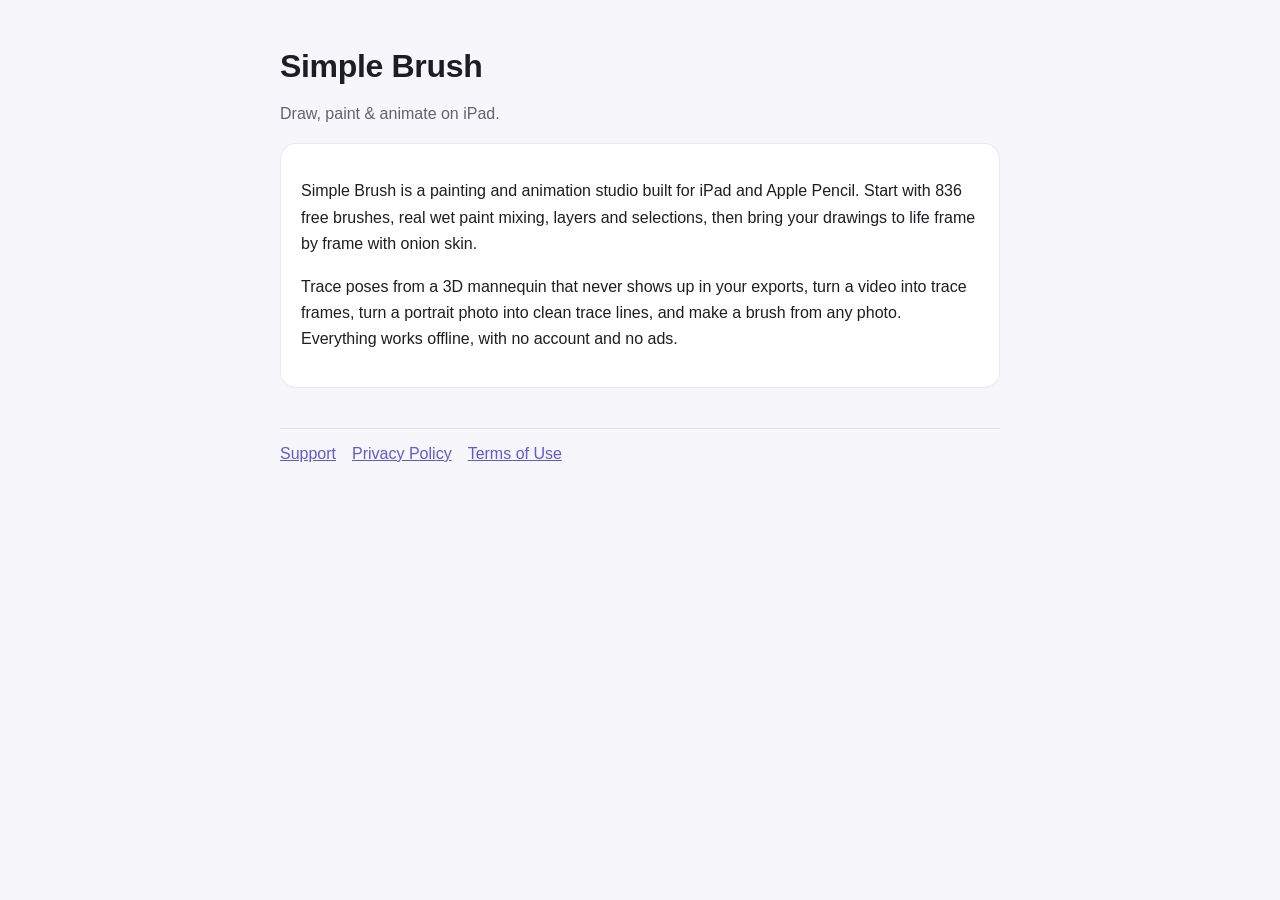
<file: index.html>
<!doctype html>
<html lang="en">
<head>
  <meta charset="utf-8">
  <meta name="viewport" content="width=device-width, initial-scale=1">
  <title>Simple Brush — Draw, Paint &amp; Animate on iPad</title>
  <meta name="description" content="Simple Brush is a painting and animation studio for iPad and Apple Pencil. 836 free brushes, layers, onion-skin animation, a posable 3D mannequin, and brushes made from any photo.">
  <link rel="stylesheet" href="style.css">
</head>
<body>
  <main>
    <h1>Simple Brush</h1>
    <p class="muted">Draw, paint &amp; animate on iPad.</p>
    <div class="card">
      <p>Simple Brush is a painting and animation studio built for iPad and Apple Pencil. Start with 836 free brushes, real wet paint mixing, layers and selections, then bring your drawings to life frame by frame with onion skin.</p>
      <p>Trace poses from a 3D mannequin that never shows up in your exports, turn a video into trace frames, turn a portrait photo into clean trace lines, and make a brush from any photo. Everything works offline, with no account and no ads.</p>
    </div>
    <nav>
      <a href="support.html">Support</a>
      <a href="privacy-policy.html">Privacy Policy</a>
      <a href="terms-of-use.html">Terms of Use</a>
    </nav>
  </main>
</body>
</html>
</file>
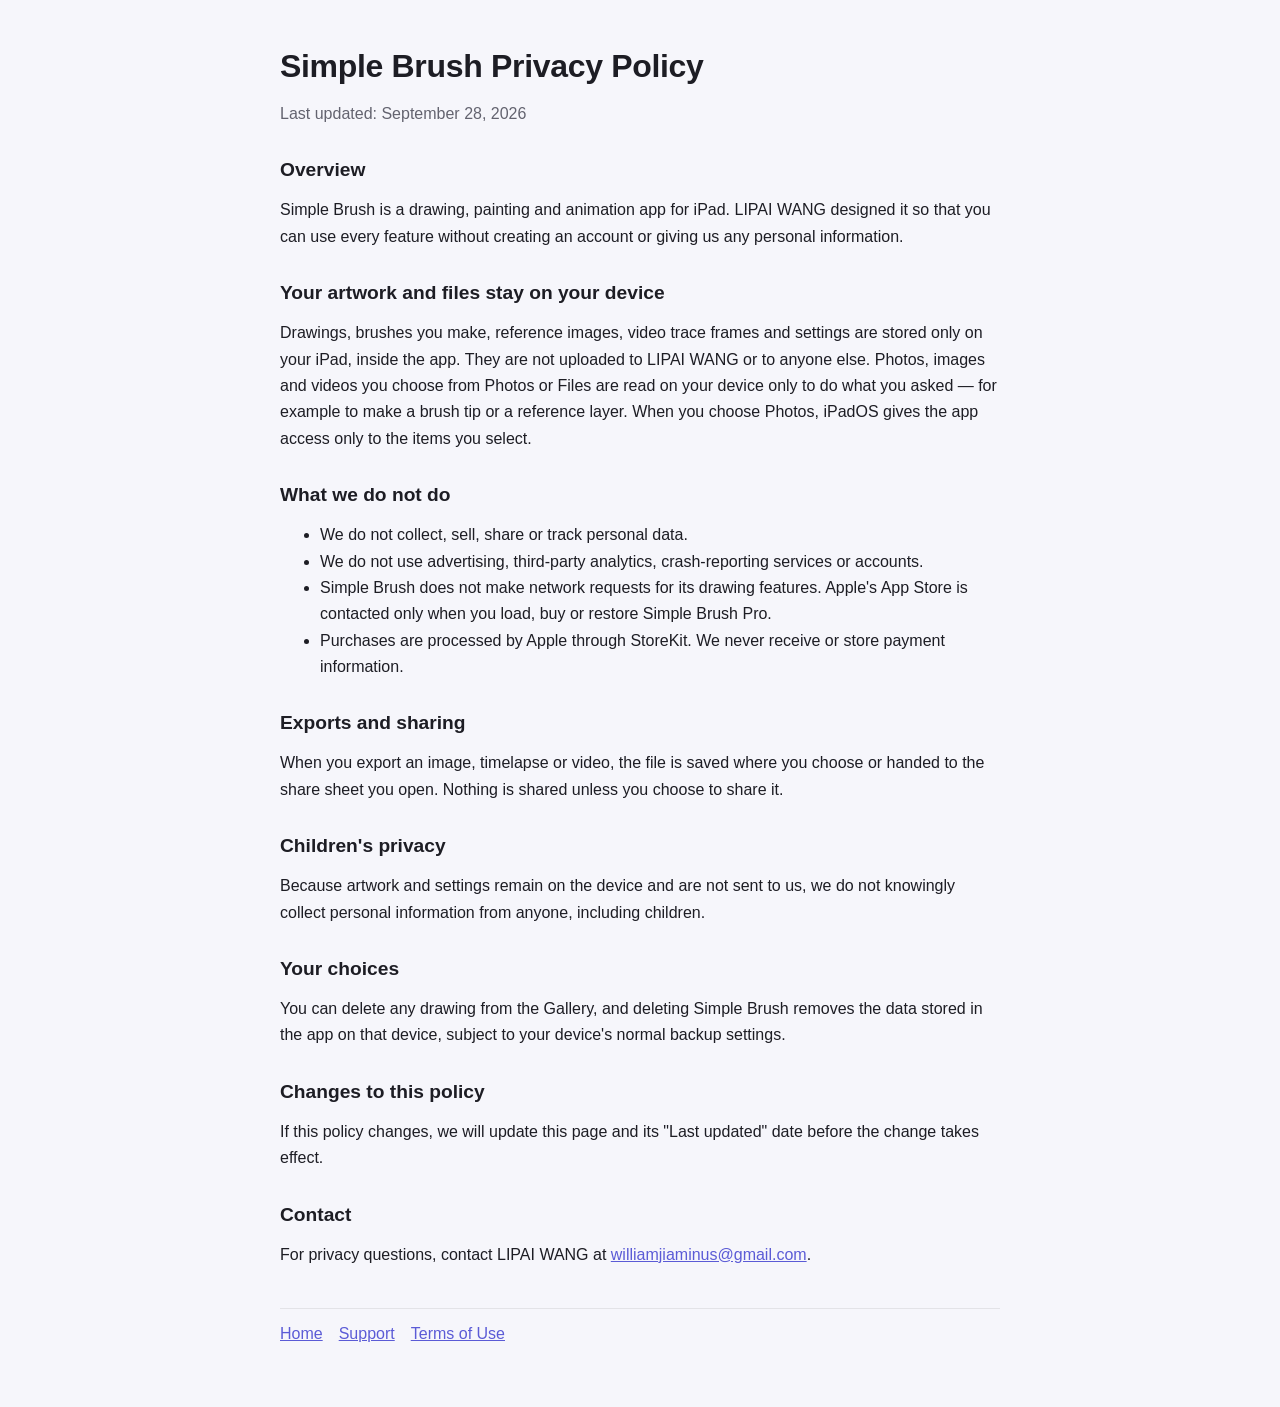
<file: privacy-policy.html>
<!doctype html>
<html lang="en">
<head>
  <meta charset="utf-8">
  <meta name="viewport" content="width=device-width, initial-scale=1">
  <title>Simple Brush Privacy Policy</title>
  <link rel="stylesheet" href="style.css">
</head>
<body>
  <main>
    <h1>Simple Brush Privacy Policy</h1>
    <p class="updated">Last updated: September 28, 2026</p>

    <h2>Overview</h2>
    <p>Simple Brush is a drawing, painting and animation app for iPad. LIPAI WANG designed it so that you can use every feature without creating an account or giving us any personal information.</p>

    <h2>Your artwork and files stay on your device</h2>
    <p>Drawings, brushes you make, reference images, video trace frames and settings are stored only on your iPad, inside the app. They are not uploaded to LIPAI WANG or to anyone else. Photos, images and videos you choose from Photos or Files are read on your device only to do what you asked — for example to make a brush tip or a reference layer. When you choose Photos, iPadOS gives the app access only to the items you select.</p>

    <h2>What we do not do</h2>
    <ul>
      <li>We do not collect, sell, share or track personal data.</li>
      <li>We do not use advertising, third-party analytics, crash-reporting services or accounts.</li>
      <li>Simple Brush does not make network requests for its drawing features. Apple's App Store is contacted only when you load, buy or restore Simple Brush Pro.</li>
      <li>Purchases are processed by Apple through StoreKit. We never receive or store payment information.</li>
    </ul>

    <h2>Exports and sharing</h2>
    <p>When you export an image, timelapse or video, the file is saved where you choose or handed to the share sheet you open. Nothing is shared unless you choose to share it.</p>

    <h2>Children's privacy</h2>
    <p>Because artwork and settings remain on the device and are not sent to us, we do not knowingly collect personal information from anyone, including children.</p>

    <h2>Your choices</h2>
    <p>You can delete any drawing from the Gallery, and deleting Simple Brush removes the data stored in the app on that device, subject to your device's normal backup settings.</p>

    <h2>Changes to this policy</h2>
    <p>If this policy changes, we will update this page and its "Last updated" date before the change takes effect.</p>

    <h2>Contact</h2>
    <p>For privacy questions, contact LIPAI WANG at <a href="mailto:williamjiaminus@gmail.com">williamjiaminus@gmail.com</a>.</p>

    <nav>
      <a href="index.html">Home</a>
      <a href="support.html">Support</a>
      <a href="terms-of-use.html">Terms of Use</a>
    </nav>
  </main>
</body>
</html>
</file>
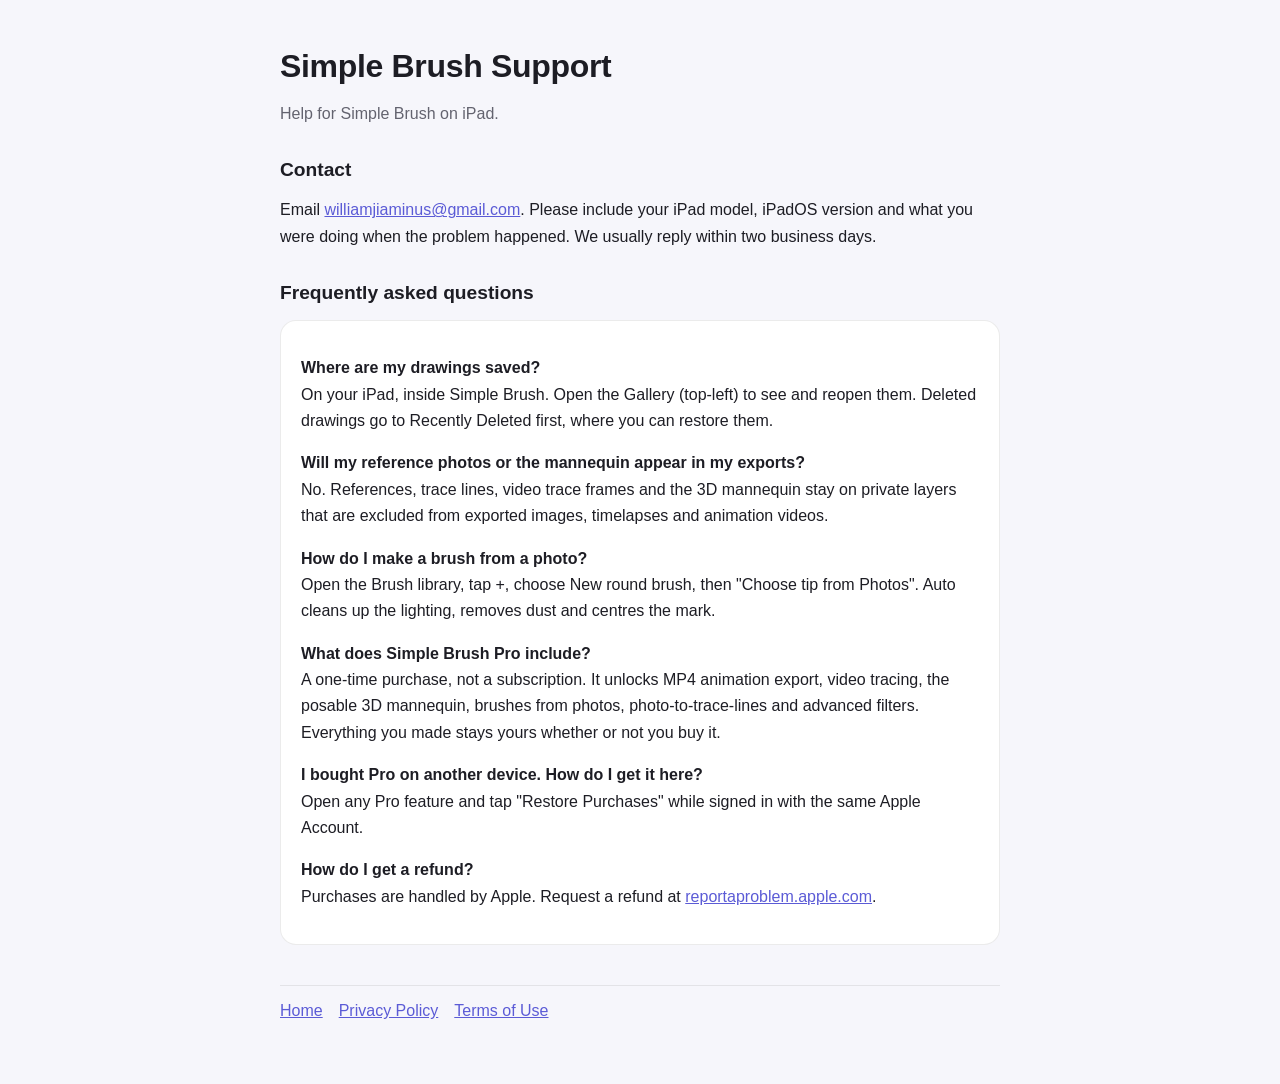
<file: support.html>
<!doctype html>
<html lang="en">
<head>
  <meta charset="utf-8">
  <meta name="viewport" content="width=device-width, initial-scale=1">
  <title>Simple Brush Support</title>
  <link rel="stylesheet" href="style.css">
</head>
<body>
  <main>
    <h1>Simple Brush Support</h1>
    <p class="muted">Help for Simple Brush on iPad.</p>

    <h2>Contact</h2>
    <p>Email <a href="mailto:williamjiaminus@gmail.com?subject=Simple%20Brush%20support">williamjiaminus@gmail.com</a>. Please include your iPad model, iPadOS version and what you were doing when the problem happened. We usually reply within two business days.</p>

    <h2>Frequently asked questions</h2>
    <div class="card">
      <p><strong>Where are my drawings saved?</strong><br>On your iPad, inside Simple Brush. Open the Gallery (top-left) to see and reopen them. Deleted drawings go to Recently Deleted first, where you can restore them.</p>
      <p><strong>Will my reference photos or the mannequin appear in my exports?</strong><br>No. References, trace lines, video trace frames and the 3D mannequin stay on private layers that are excluded from exported images, timelapses and animation videos.</p>
      <p><strong>How do I make a brush from a photo?</strong><br>Open the Brush library, tap +, choose New round brush, then "Choose tip from Photos". Auto cleans up the lighting, removes dust and centres the mark.</p>
      <p><strong>What does Simple Brush Pro include?</strong><br>A one-time purchase, not a subscription. It unlocks MP4 animation export, video tracing, the posable 3D mannequin, brushes from photos, photo-to-trace-lines and advanced filters. Everything you made stays yours whether or not you buy it.</p>
      <p><strong>I bought Pro on another device. How do I get it here?</strong><br>Open any Pro feature and tap "Restore Purchases" while signed in with the same Apple Account.</p>
      <p><strong>How do I get a refund?</strong><br>Purchases are handled by Apple. Request a refund at <a href="https://reportaproblem.apple.com">reportaproblem.apple.com</a>.</p>
    </div>

    <nav>
      <a href="index.html">Home</a>
      <a href="privacy-policy.html">Privacy Policy</a>
      <a href="terms-of-use.html">Terms of Use</a>
    </nav>
  </main>
</body>
</html>
</file>
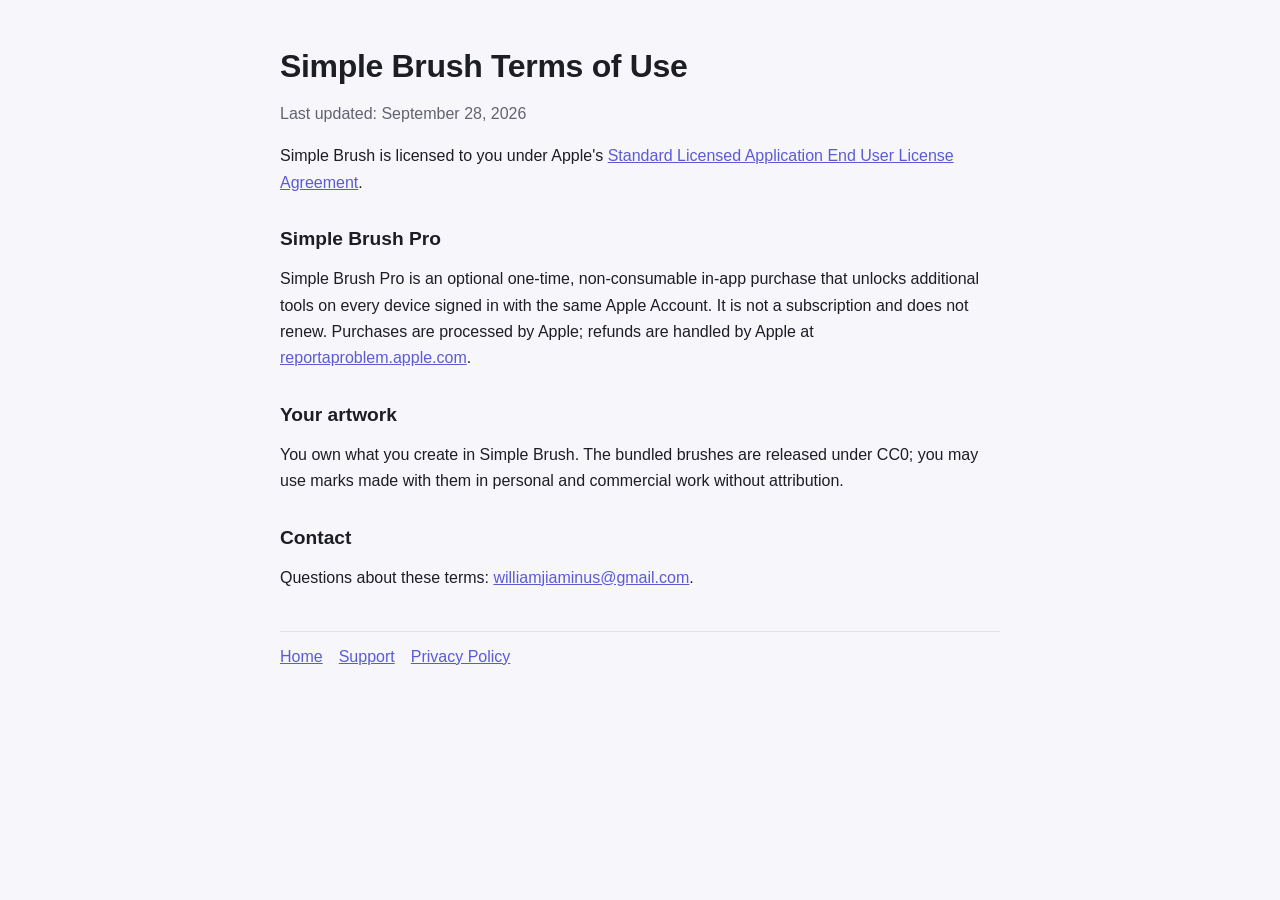
<file: terms-of-use.html>
<!doctype html>
<html lang="en">
<head>
  <meta charset="utf-8">
  <meta name="viewport" content="width=device-width, initial-scale=1">
  <title>Simple Brush Terms of Use</title>
  <link rel="stylesheet" href="style.css">
</head>
<body>
  <main>
    <h1>Simple Brush Terms of Use</h1>
    <p class="updated">Last updated: September 28, 2026</p>

    <p>Simple Brush is licensed to you under Apple's <a href="https://www.apple.com/legal/internet-services/itunes/dev/stdeula/">Standard Licensed Application End User License Agreement</a>.</p>

    <h2>Simple Brush Pro</h2>
    <p>Simple Brush Pro is an optional one-time, non-consumable in-app purchase that unlocks additional tools on every device signed in with the same Apple Account. It is not a subscription and does not renew. Purchases are processed by Apple; refunds are handled by Apple at <a href="https://reportaproblem.apple.com">reportaproblem.apple.com</a>.</p>

    <h2>Your artwork</h2>
    <p>You own what you create in Simple Brush. The bundled brushes are released under CC0; you may use marks made with them in personal and commercial work without attribution.</p>

    <h2>Contact</h2>
    <p>Questions about these terms: <a href="mailto:williamjiaminus@gmail.com">williamjiaminus@gmail.com</a>.</p>

    <nav>
      <a href="index.html">Home</a>
      <a href="support.html">Support</a>
      <a href="privacy-policy.html">Privacy Policy</a>
    </nav>
  </main>
</body>
</html>
</file>
<file: style.css>
:root { color-scheme: light dark; --ink:#1d1d24; --muted:#63636f; --bg:#f6f6fb; --card:#ffffff; --accent:#5b5bd6; --line:rgba(0,0,0,.08);
  font-family: -apple-system, BlinkMacSystemFont, "Segoe UI", sans-serif; color: var(--ink); background: var(--bg); }
@media (prefers-color-scheme: dark) { :root { --ink:#ececf2; --muted:#a0a0ad; --bg:#121216; --card:#1b1b21; --accent:#9a9aff; --line:rgba(255,255,255,.08); } }
body { margin: 0; }
main { box-sizing: border-box; max-width: 760px; margin: 0 auto; padding: 48px 20px 64px; }
h1 { font-size: 2rem; margin: 0 0 .25rem; letter-spacing: -.01em; }
h2 { margin-top: 2rem; font-size: 1.2rem; }
p, li { font-size: 1rem; line-height: 1.65; }
a { color: var(--accent); }
.updated, .muted { color: var(--muted); }
.card { background: var(--card); border: 1px solid var(--line); border-radius: 16px; padding: 18px 20px; margin: 16px 0; }
nav { display: flex; gap: 16px; flex-wrap: wrap; margin-top: 40px; padding-top: 16px; border-top: 1px solid var(--line); }
</file>
